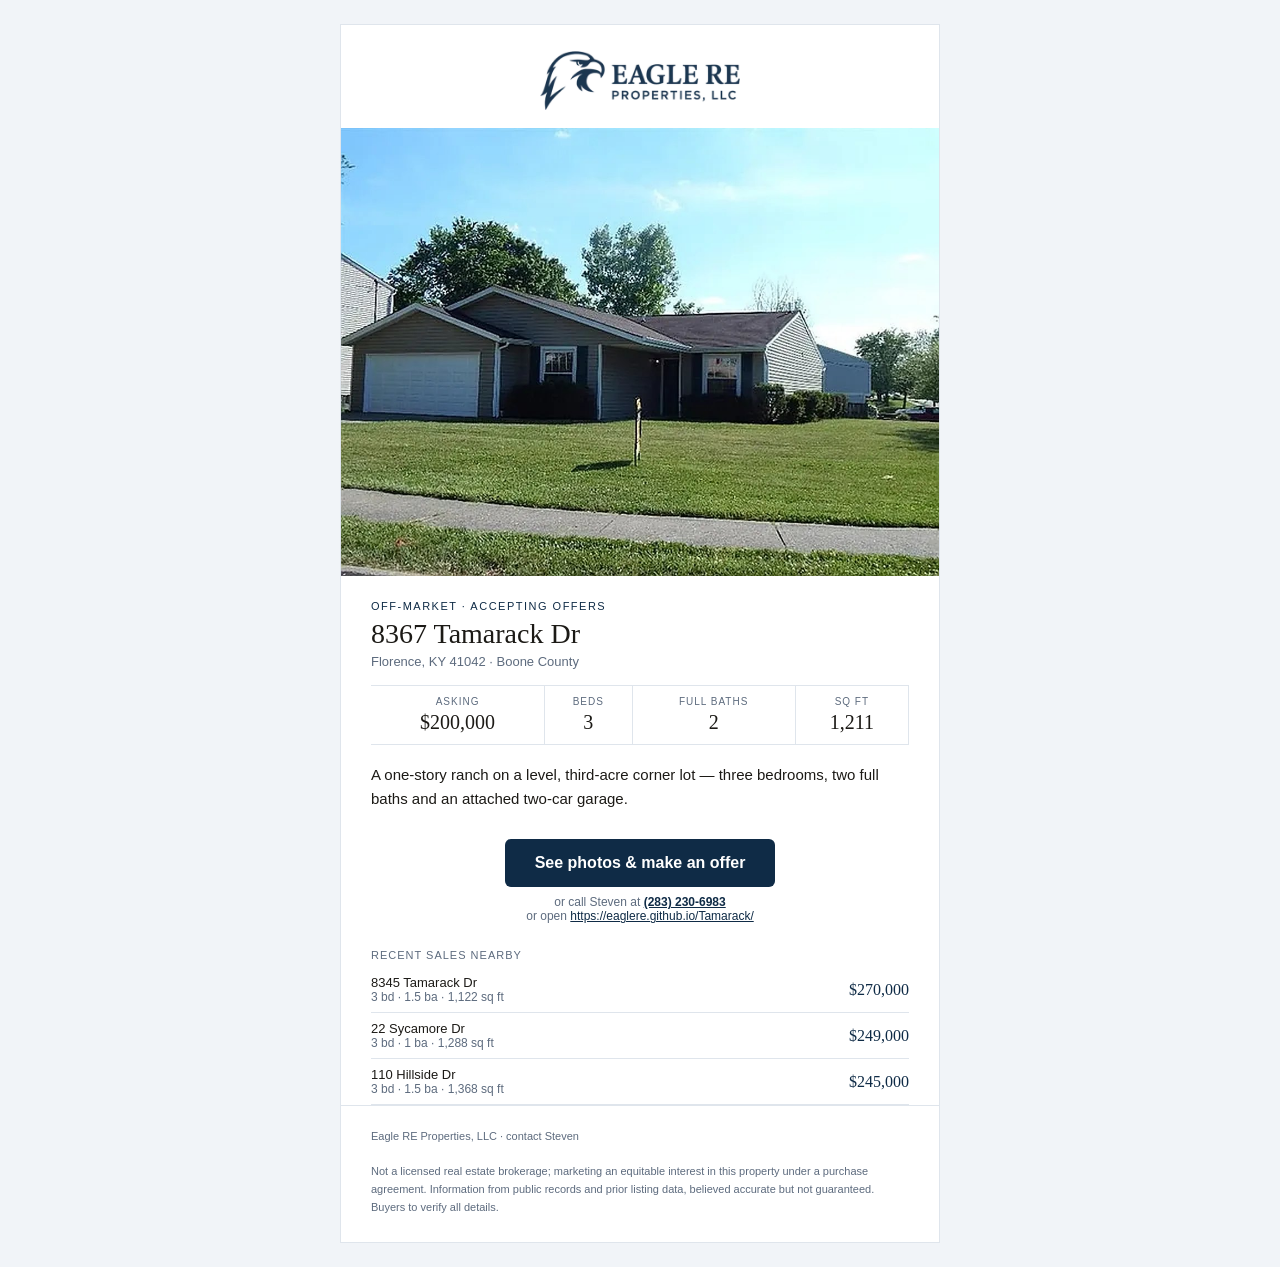
<file: email/email.html>
<!doctype html>
<html>
<head><meta charset="utf-8"><meta name="viewport" content="width=device-width, initial-scale=1">
<title>8367 Tamarack Dr — Accepting offers</title></head>
<body style="margin:0;padding:0;background:#f1f4f8;">
<div style="display:none;max-height:0;overflow:hidden;opacity:0;">8367 Tamarack Dr — $200,000 · 3 · 2 · 1,211</div>
<table role="presentation" width="100%" cellpadding="0" cellspacing="0" style="background:#f1f4f8;">
  <tr><td align="center" style="padding:24px 12px;">
    <table role="presentation" width="600" cellpadding="0" cellspacing="0" style="width:600px;max-width:100%;background:#ffffff;border:1px solid #dfe5ec;">

      <tr><td align="center" style="padding:26px 30px 18px 30px;">
        <a href="https://eaglere.github.io/Tamarack/"><img src="https://eaglere.github.io/Tamarack/email/logo.png" width="200" alt="Eagle RE Properties, LLC" style="display:block;border:0;width:200px;max-width:60%;height:auto;"></a>
      </td></tr>

      <tr><td><a href="https://eaglere.github.io/Tamarack/"><img src="https://eaglere.github.io/Tamarack/email/hero.jpg" width="600" alt="Front of 8367 Tamarack Dr: single-story ranch with attached two-car garage and wide front lawn" style="display:block;border:0;width:100%;max-width:600px;height:auto;"></a></td></tr>

      <tr><td style="padding:24px 30px 6px 30px;font-family:Arial, Helvetica, sans-serif;font-size:11px;letter-spacing:1.5px;text-transform:uppercase;color:#0f2b46;">Off-market &middot; Accepting offers</td></tr>
      <tr><td style="padding:0 30px;font-family:Georgia, 'Times New Roman', serif;font-size:28px;line-height:1.15;color:#1c1a16;">8367 Tamarack Dr</td></tr>
      <tr><td style="padding:4px 30px 16px 30px;font-family:Arial, Helvetica, sans-serif;font-size:13px;color:#5d6b7e;">Florence, KY 41042 · Boone County</td></tr>

      <tr><td style="padding:0 30px;">
        <table role="presentation" width="100%" cellpadding="0" cellspacing="0" style="border-top:1px solid #dfe5ec;border-bottom:1px solid #dfe5ec;">
          <tr><td align="center" style="padding:10px 6px;border-right:1px solid #dfe5ec;font-family:Arial, Helvetica, sans-serif;"><div style="font-size:10px;letter-spacing:1px;text-transform:uppercase;color:#5d6b7e;">Asking</div><div style="font-family:Georgia, 'Times New Roman', serif;font-size:20px;color:#1c1a16;padding-top:4px;">$200,000</div></td><td align="center" style="padding:10px 6px;border-right:1px solid #dfe5ec;font-family:Arial, Helvetica, sans-serif;"><div style="font-size:10px;letter-spacing:1px;text-transform:uppercase;color:#5d6b7e;">Beds</div><div style="font-family:Georgia, 'Times New Roman', serif;font-size:20px;color:#1c1a16;padding-top:4px;">3</div></td><td align="center" style="padding:10px 6px;border-right:1px solid #dfe5ec;font-family:Arial, Helvetica, sans-serif;"><div style="font-size:10px;letter-spacing:1px;text-transform:uppercase;color:#5d6b7e;">Full baths</div><div style="font-family:Georgia, 'Times New Roman', serif;font-size:20px;color:#1c1a16;padding-top:4px;">2</div></td><td align="center" style="padding:10px 6px;border-right:1px solid #dfe5ec;font-family:Arial, Helvetica, sans-serif;"><div style="font-size:10px;letter-spacing:1px;text-transform:uppercase;color:#5d6b7e;">Sq ft</div><div style="font-family:Georgia, 'Times New Roman', serif;font-size:20px;color:#1c1a16;padding-top:4px;">1,211</div></td></tr>
        </table>
      </td></tr>

      <tr><td style="padding:18px 30px 6px 30px;font-family:Arial, Helvetica, sans-serif;font-size:15px;line-height:1.6;color:#1c1a16;">A one-story ranch on a level, third-acre corner lot — three bedrooms, two full baths and an attached two-car garage.</td></tr>

      <tr><td align="center" style="padding:22px 30px 8px 30px;">
        <table role="presentation" cellpadding="0" cellspacing="0"><tr>
          <td align="center" bgcolor="#0f2b46" style="border-radius:6px;">
            <a href="https://eaglere.github.io/Tamarack/" style="display:inline-block;padding:15px 30px;font-family:Arial, Helvetica, sans-serif;font-size:16px;color:#ffffff;text-decoration:none;font-weight:bold;">See photos &amp; make an offer</a>
          </td></tr></table>
      </td></tr>
      <tr><td align="center" style="padding:0 30px 18px 30px;font-family:Arial, Helvetica, sans-serif;font-size:12px;color:#5d6b7e;">
        or call Steven at <a href="tel:+12832306983" style="color:#0f2b46;font-weight:bold;">(283) 230-6983</a><br>or open <a href="https://eaglere.github.io/Tamarack/" style="color:#0f2b46;">https://eaglere.github.io/Tamarack/</a>
      </td></tr>

      <tr><td style="padding:8px 30px 0 30px;"><div style="font-family:Arial, Helvetica, sans-serif;font-size:11px;letter-spacing:1px;text-transform:uppercase;color:#5d6b7e;padding-bottom:6px;">Recent sales nearby</div><table role="presentation" width="100%" cellpadding="0" cellspacing="0"><tr><td style="padding:8px 0;border-bottom:1px solid #dfe5ec;font-family:Arial, Helvetica, sans-serif;font-size:13px;color:#1c1a16;">8345 Tamarack Dr<div style="color:#5d6b7e;font-size:12px;">3 bd · 1.5 ba · 1,122 sq ft</div></td><td align="right" style="padding:8px 0;border-bottom:1px solid #dfe5ec;font-family:Georgia, 'Times New Roman', serif;font-size:16px;color:#0f2b46;white-space:nowrap;">$270,000</td></tr><tr><td style="padding:8px 0;border-bottom:1px solid #dfe5ec;font-family:Arial, Helvetica, sans-serif;font-size:13px;color:#1c1a16;">22 Sycamore Dr<div style="color:#5d6b7e;font-size:12px;">3 bd · 1 ba · 1,288 sq ft</div></td><td align="right" style="padding:8px 0;border-bottom:1px solid #dfe5ec;font-family:Georgia, 'Times New Roman', serif;font-size:16px;color:#0f2b46;white-space:nowrap;">$249,000</td></tr><tr><td style="padding:8px 0;border-bottom:1px solid #dfe5ec;font-family:Arial, Helvetica, sans-serif;font-size:13px;color:#1c1a16;">110 Hillside Dr<div style="color:#5d6b7e;font-size:12px;">3 bd · 1.5 ba · 1,368 sq ft</div></td><td align="right" style="padding:8px 0;border-bottom:1px solid #dfe5ec;font-family:Georgia, 'Times New Roman', serif;font-size:16px;color:#0f2b46;white-space:nowrap;">$245,000</td></tr></table></td></tr>

      <tr><td style="padding:22px 30px 26px 30px;font-family:Arial, Helvetica, sans-serif;font-size:11px;line-height:1.6;color:#5d6b7e;border-top:1px solid #dfe5ec;">
        Eagle RE Properties, LLC &middot; contact Steven<br><br>
        Not a licensed real estate brokerage; marketing an equitable interest in this property under a purchase agreement.
        Information from public records and prior listing data, believed accurate but not guaranteed. Buyers to verify all details.
      </td></tr>

    </table>
  </td></tr>
</table>
</body>
</html>
</file>
